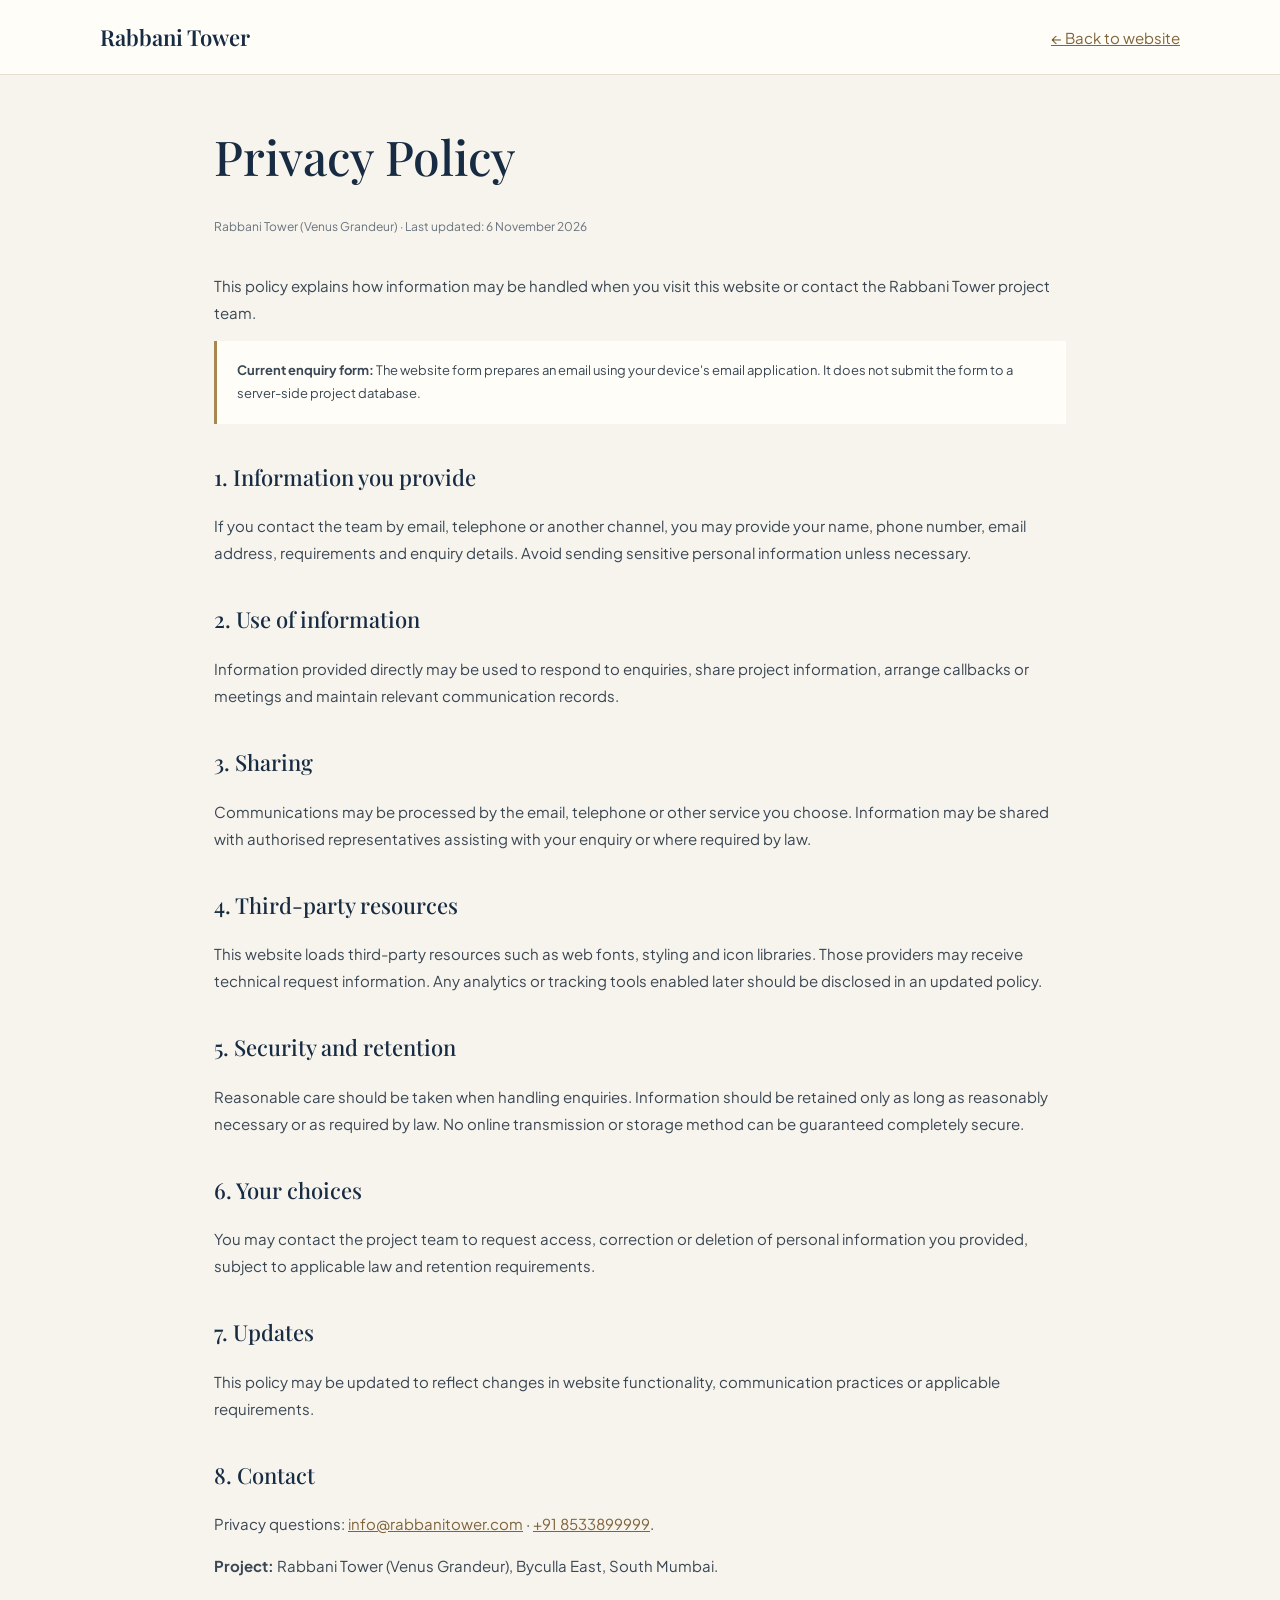
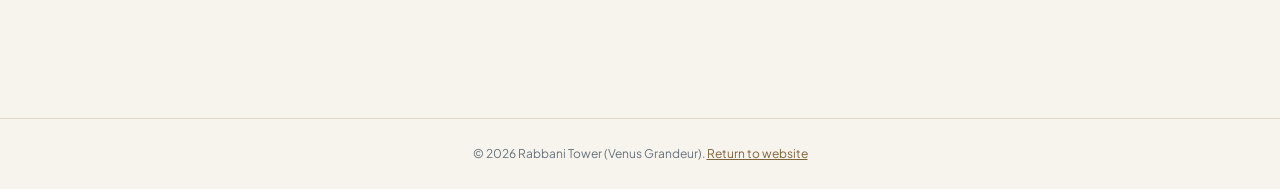
<file: privacy-policy.html>
<!doctype html><html lang="en"><head><meta charset="utf-8"><meta name="viewport" content="width=device-width,initial-scale=1"><link rel="preconnect" href="https://fonts.googleapis.com"><link href="https://fonts.googleapis.com/css2?family=Playfair+Display:wght@400;600&family=Plus+Jakarta+Sans:wght@400;500;600;700&display=swap" rel="stylesheet"><style>:root{--n:#172b43;--g:#a88750;--i:#394653;--p:#f7f4ed}*{box-sizing:border-box}body{margin:0;background:var(--p);color:var(--i);font:15px/1.8 'Plus Jakarta Sans',sans-serif}header{background:#fffdf8;border-bottom:1px solid #e6dece;padding:22px max(22px,calc((100% - 1080px)/2));display:flex;justify-content:space-between;gap:20px;align-items:center}.brand{color:var(--n);font:600 22px 'Playfair Display',serif;text-decoration:none}main{max-width:900px;margin:54px auto;padding:0 24px 70px}h1,h2{color:var(--n);font-family:'Playfair Display',serif;font-weight:500}h1{font-size:clamp(34px,5vw,48px);line-height:1.15}h2{font-size:22px;margin:34px 0 8px}.updated{color:#68737d;font-size:12px;margin-bottom:34px}.notice{padding:18px 20px;background:#fffdf8;border-left:3px solid var(--g);font-size:13px}a{color:#80643b}footer{border-top:1px solid #e2d9c9;padding:24px;text-align:center;color:#68737d;font-size:12px}</style><meta name="description" content="Privacy information for Rabbani Tower website visitors."><title>Privacy Policy | Rabbani Tower</title></head><body><header><a class="brand" href="/">Rabbani Tower</a><a href="/">← Back to website</a></header><main><h1>Privacy Policy</h1><div class="updated">Rabbani Tower (Venus Grandeur) · Last updated: 6 November 2026</div><p>This policy explains how information may be handled when you visit this website or contact the Rabbani Tower project team.</p><div class="notice"><strong>Current enquiry form:</strong> The website form prepares an email using your device's email application. It does not submit the form to a server-side project database.</div><h2>1. Information you provide</h2><p>If you contact the team by email, telephone or another channel, you may provide your name, phone number, email address, requirements and enquiry details. Avoid sending sensitive personal information unless necessary.</p><h2>2. Use of information</h2><p>Information provided directly may be used to respond to enquiries, share project information, arrange callbacks or meetings and maintain relevant communication records.</p><h2>3. Sharing</h2><p>Communications may be processed by the email, telephone or other service you choose. Information may be shared with authorised representatives assisting with your enquiry or where required by law.</p><h2>4. Third-party resources</h2><p>This website loads third-party resources such as web fonts, styling and icon libraries. Those providers may receive technical request information. Any analytics or tracking tools enabled later should be disclosed in an updated policy.</p><h2>5. Security and retention</h2><p>Reasonable care should be taken when handling enquiries. Information should be retained only as long as reasonably necessary or as required by law. No online transmission or storage method can be guaranteed completely secure.</p><h2>6. Your choices</h2><p>You may contact the project team to request access, correction or deletion of personal information you provided, subject to applicable law and retention requirements.</p><h2>7. Updates</h2><p>This policy may be updated to reflect changes in website functionality, communication practices or applicable requirements.</p><h2>8. Contact</h2><p>Privacy questions: <a href="mailto:info@rabbanitower.com">info@rabbanitower.com</a> · <a href="tel:+918533899999">+91 8533899999</a>.</p><p><strong>Project:</strong> Rabbani Tower (Venus Grandeur), Byculla East, South Mumbai.</p></main><footer>© 2026 Rabbani Tower (Venus Grandeur). <a href="/">Return to website</a></footer></body></html>
</file>
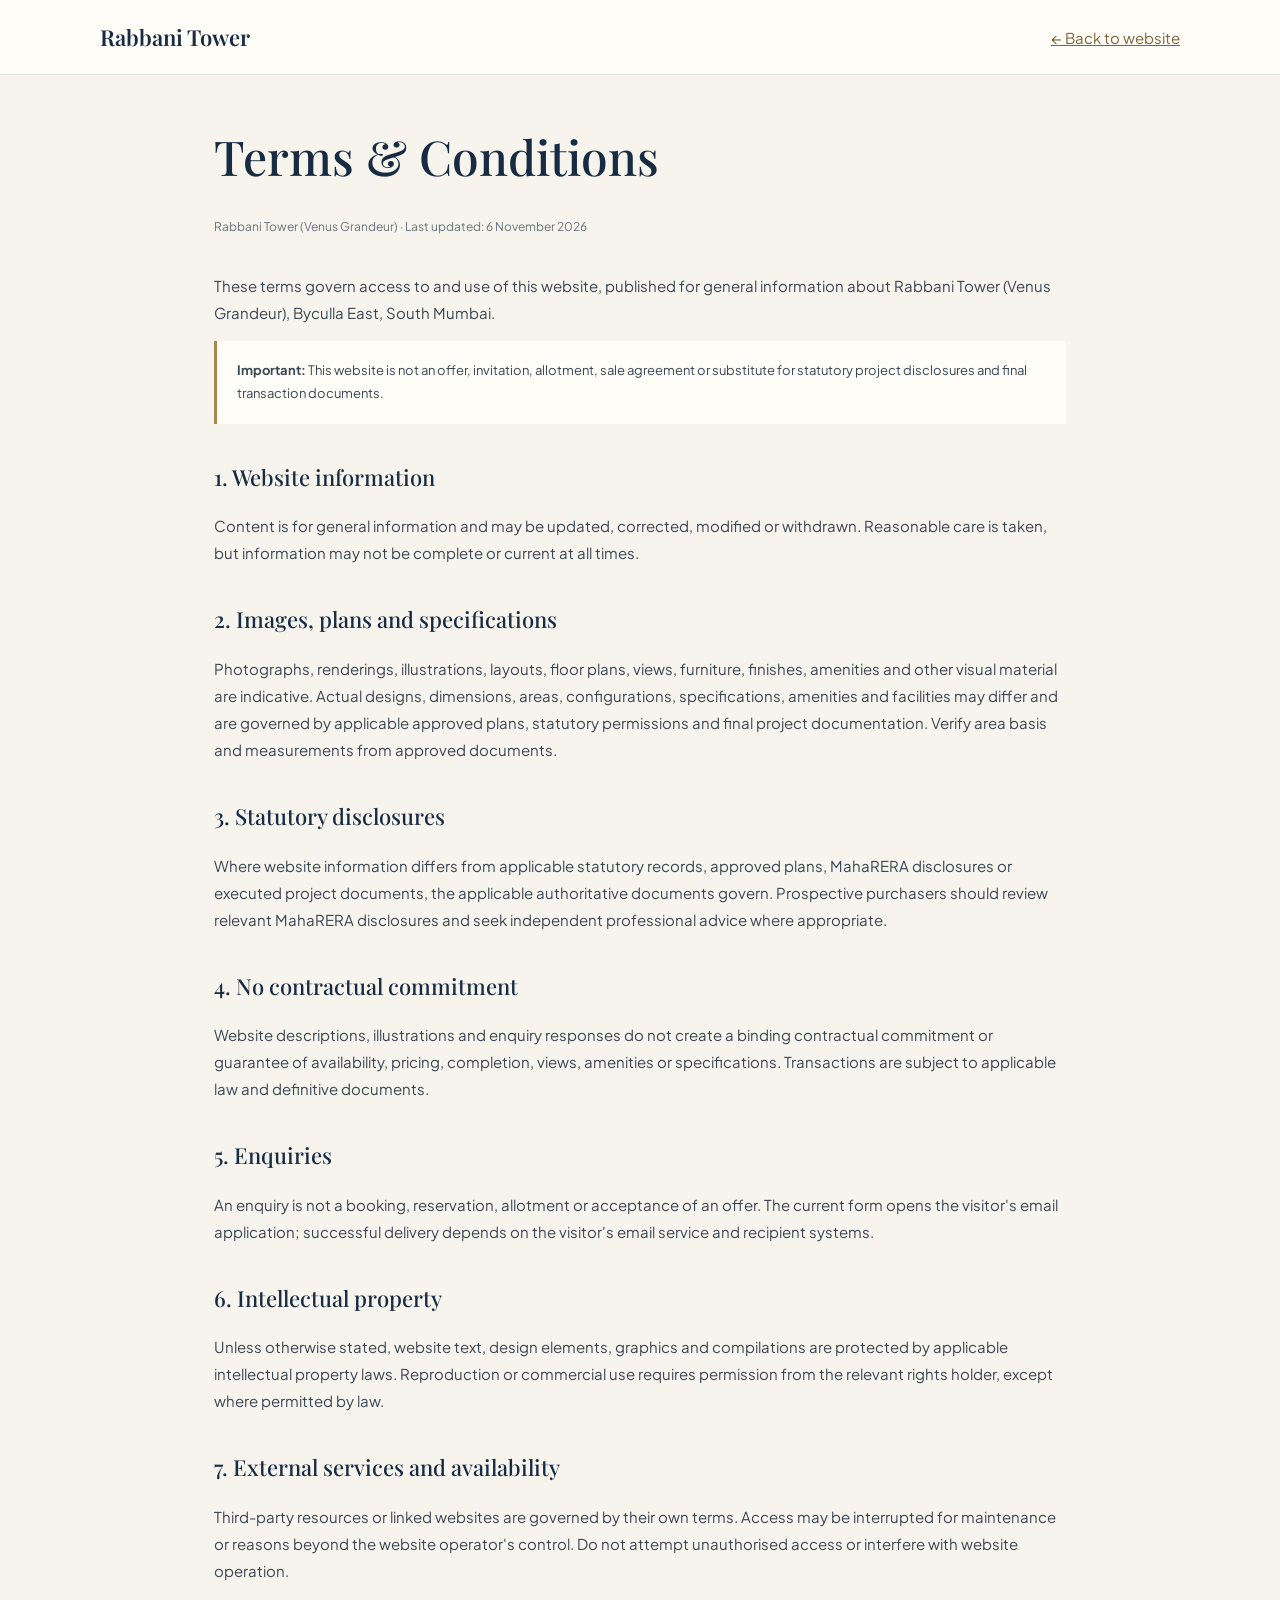
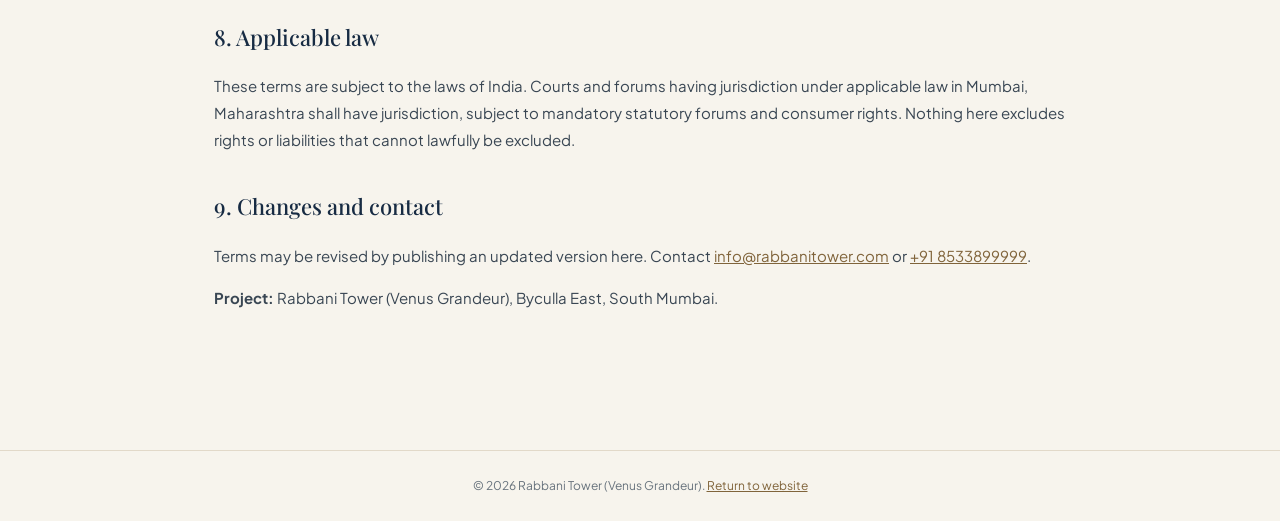
<file: terms-and-conditions.html>
<!doctype html><html lang="en"><head><meta charset="utf-8"><meta name="viewport" content="width=device-width,initial-scale=1"><link rel="preconnect" href="https://fonts.googleapis.com"><link href="https://fonts.googleapis.com/css2?family=Playfair+Display:wght@400;600&family=Plus+Jakarta+Sans:wght@400;500;600;700&display=swap" rel="stylesheet"><style>:root{--n:#172b43;--g:#a88750;--i:#394653;--p:#f7f4ed}*{box-sizing:border-box}body{margin:0;background:var(--p);color:var(--i);font:15px/1.8 'Plus Jakarta Sans',sans-serif}header{background:#fffdf8;border-bottom:1px solid #e6dece;padding:22px max(22px,calc((100% - 1080px)/2));display:flex;justify-content:space-between;gap:20px;align-items:center}.brand{color:var(--n);font:600 22px 'Playfair Display',serif;text-decoration:none}main{max-width:900px;margin:54px auto;padding:0 24px 70px}h1,h2{color:var(--n);font-family:'Playfair Display',serif;font-weight:500}h1{font-size:clamp(34px,5vw,48px);line-height:1.15}h2{font-size:22px;margin:34px 0 8px}.updated{color:#68737d;font-size:12px;margin-bottom:34px}.notice{padding:18px 20px;background:#fffdf8;border-left:3px solid var(--g);font-size:13px}a{color:#80643b}footer{border-top:1px solid #e2d9c9;padding:24px;text-align:center;color:#68737d;font-size:12px}</style><meta name="description" content="Website terms and conditions for Rabbani Tower."><title>Terms & Conditions | Rabbani Tower</title></head><body><header><a class="brand" href="/">Rabbani Tower</a><a href="/">← Back to website</a></header><main><h1>Terms & Conditions</h1><div class="updated">Rabbani Tower (Venus Grandeur) · Last updated: 6 November 2026</div><p>These terms govern access to and use of this website, published for general information about Rabbani Tower (Venus Grandeur), Byculla East, South Mumbai.</p><div class="notice"><strong>Important:</strong> This website is not an offer, invitation, allotment, sale agreement or substitute for statutory project disclosures and final transaction documents.</div><h2>1. Website information</h2><p>Content is for general information and may be updated, corrected, modified or withdrawn. Reasonable care is taken, but information may not be complete or current at all times.</p><h2>2. Images, plans and specifications</h2><p>Photographs, renderings, illustrations, layouts, floor plans, views, furniture, finishes, amenities and other visual material are indicative. Actual designs, dimensions, areas, configurations, specifications, amenities and facilities may differ and are governed by applicable approved plans, statutory permissions and final project documentation. Verify area basis and measurements from approved documents.</p><h2>3. Statutory disclosures</h2><p>Where website information differs from applicable statutory records, approved plans, MahaRERA disclosures or executed project documents, the applicable authoritative documents govern. Prospective purchasers should review relevant MahaRERA disclosures and seek independent professional advice where appropriate.</p><h2>4. No contractual commitment</h2><p>Website descriptions, illustrations and enquiry responses do not create a binding contractual commitment or guarantee of availability, pricing, completion, views, amenities or specifications. Transactions are subject to applicable law and definitive documents.</p><h2>5. Enquiries</h2><p>An enquiry is not a booking, reservation, allotment or acceptance of an offer. The current form opens the visitor's email application; successful delivery depends on the visitor's email service and recipient systems.</p><h2>6. Intellectual property</h2><p>Unless otherwise stated, website text, design elements, graphics and compilations are protected by applicable intellectual property laws. Reproduction or commercial use requires permission from the relevant rights holder, except where permitted by law.</p><h2>7. External services and availability</h2><p>Third-party resources or linked websites are governed by their own terms. Access may be interrupted for maintenance or reasons beyond the website operator's control. Do not attempt unauthorised access or interfere with website operation.</p><h2>8. Applicable law</h2><p>These terms are subject to the laws of India. Courts and forums having jurisdiction under applicable law in Mumbai, Maharashtra shall have jurisdiction, subject to mandatory statutory forums and consumer rights. Nothing here excludes rights or liabilities that cannot lawfully be excluded.</p><h2>9. Changes and contact</h2><p>Terms may be revised by publishing an updated version here. Contact <a href="mailto:info@rabbanitower.com">info@rabbanitower.com</a> or <a href="tel:+918533899999">+91 8533899999</a>.</p><p><strong>Project:</strong> Rabbani Tower (Venus Grandeur), Byculla East, South Mumbai.</p></main><footer>© 2026 Rabbani Tower (Venus Grandeur). <a href="/">Return to website</a></footer></body></html>
</file>
